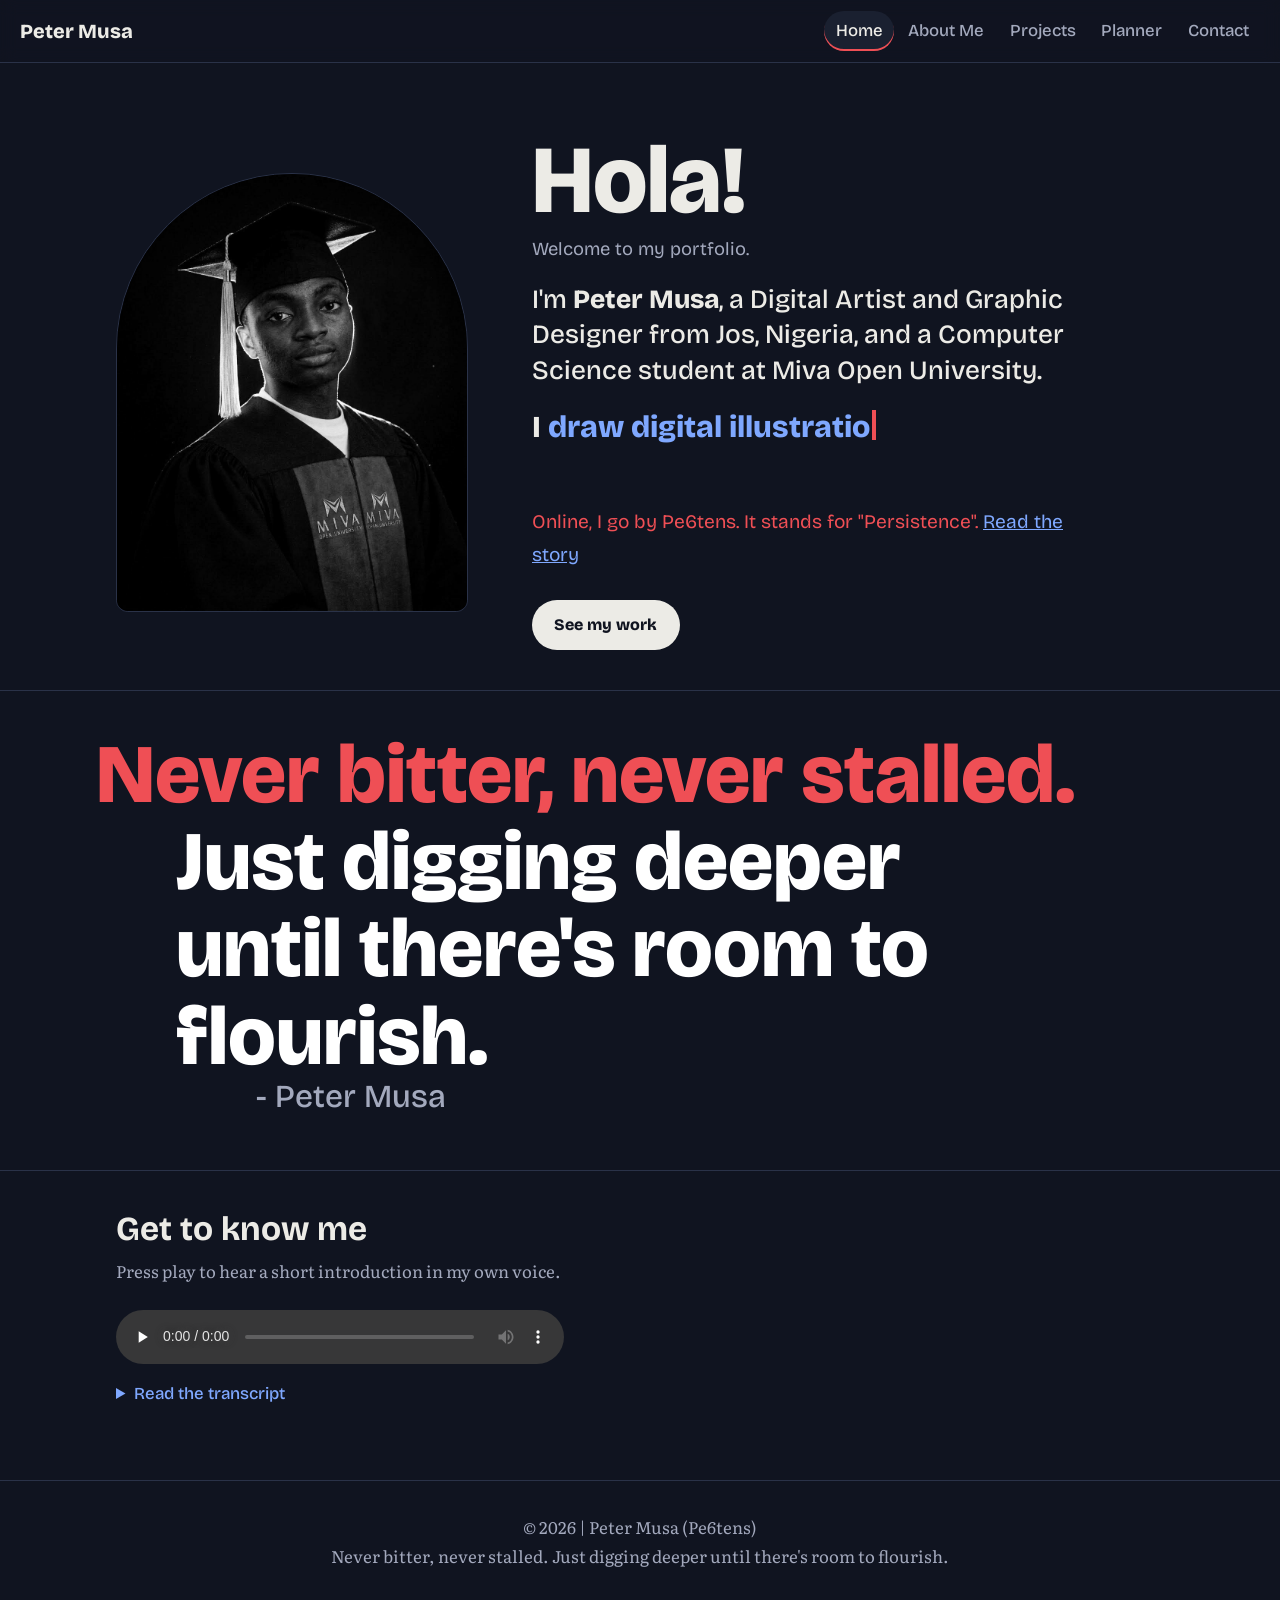
<file: index.html>
<!DOCTYPE html>
<html lang="en">
<head>
  <meta charset="UTF-8">
  <meta name="viewport" content="width=device-width, initial-scale=1">
  <title>Peter Musa (Pe6tens) | Portfolio</title>
  <meta name="description" content="Peter Musa, also known as Pe6tens. Digital artist, graphic designer and Computer Science student at Miva Open University.">
  <link rel="preconnect" href="https://fonts.googleapis.com">
  <link rel="preconnect" href="https://fonts.gstatic.com" crossorigin>
  <link href="https://fonts.googleapis.com/css2?family=Bricolage+Grotesque:opsz,wght@12..96,500;12..96,800&family=Literata:ital,wght@0,400;0,600;1,400&display=swap" rel="stylesheet">
  <link rel="stylesheet" href="style.css">
</head>
<body>

<a class="skip" href="#main">Skip to content</a>

<header class="top">
  <a class="brand" href="index.html">Peter Musa</a>
  <nav aria-label="Main">
    <a href="index.html" aria-current="page">Home</a>
    <a href="about.html">About Me</a>
    <a href="projects.html">Projects</a>
    <a href="planner.html">Planner</a>
    <a href="contact.html">Contact</a>
  </nav>
</header>

<main id="main">

<!-- ===================== HOME ===================== -->
  <section class="home">
    <img class="portrait" src="images/portrait.jpg" alt="Peter Musa in his Miva Open University graduation gown and cap" width="600" height="750">
    <div class="intro">
      <h1>Hola!</h1>
      <p class="welcome">Welcome to my portfolio.</p>
      <p class="who">I'm <strong>Peter Musa</strong>, a Digital Artist and Graphic Designer from Jos, Nigeria, and a Computer Science student at Miva Open University.</p>
      <p class="doing">
        <span class="sr">I draw digital illustrations, paint smudge portraits, craft vector vexel art, design logos and cover art, teach children, and learn to code.</span>
        <span aria-hidden="true">I <span id="doing">draw, design, teach and learn to code</span><span class="caret"></span></span>
      </p>
      <p class="aka">Online, I go by Pe6tens. It stands for "Persistence". <a class="story-link" href="about.html#name-story">Read the story</a></p>
      <a class="btn" href="projects.html">See my work</a>
    </div>
  </section>

  <div class="motto" aria-label="Never bitter, never stalled. Just digging deeper until there's room to flourish.">
    <span class="m1">Never bitter, never stalled.</span>
    <span class="m2">Just digging deeper</span>
    <span class="m2">until there's room to flourish.</span>
    <span class="m3"> - Peter Musa</span>
  </div>

  <section class="listen" aria-labelledby="listen-title">
    <h2 class="section-title" id="listen-title">Get to know me</h2>
    <p class="lead">Press play to hear a short introduction in my own voice.</p>
    <audio controls preload="none">
      <source src="audio/introduction.mp3" type="audio/mpeg">
      Your browser does not support audio playback. You can read the transcript below instead.
    </audio>
    <details class="transcript">
      <summary>Read the transcript</summary>
      <p>Hola! My name is Peter Musa, but online I go by Pe6tens, short for Persistence. I'm a digital artist and graphic designer from Jos, Nigeria, and I'm studying Computer Science at Miva Open University. I make illustrations, smudge portraits, vector vexel art, logos, cover art, animation and flyers. I've loved tech and creativity from a tender age, and I grew up playing video games and exploring tech with a curious mind. Now I'm learning to code, so I can build the things I used to only draw. Thanks for stopping by. Never bitter, never stalled, just digging deeper until there's room to flourish.</p>
    </details>
  </section>

</main>

<footer>
  <p>&copy; 2026 | Peter Musa (Pe6tens)</p>
  <p>Never bitter, never stalled. Just digging deeper until there's room to flourish.</p>
</footer>

<script src="script.js"></script>
</body>
</html>
</file>
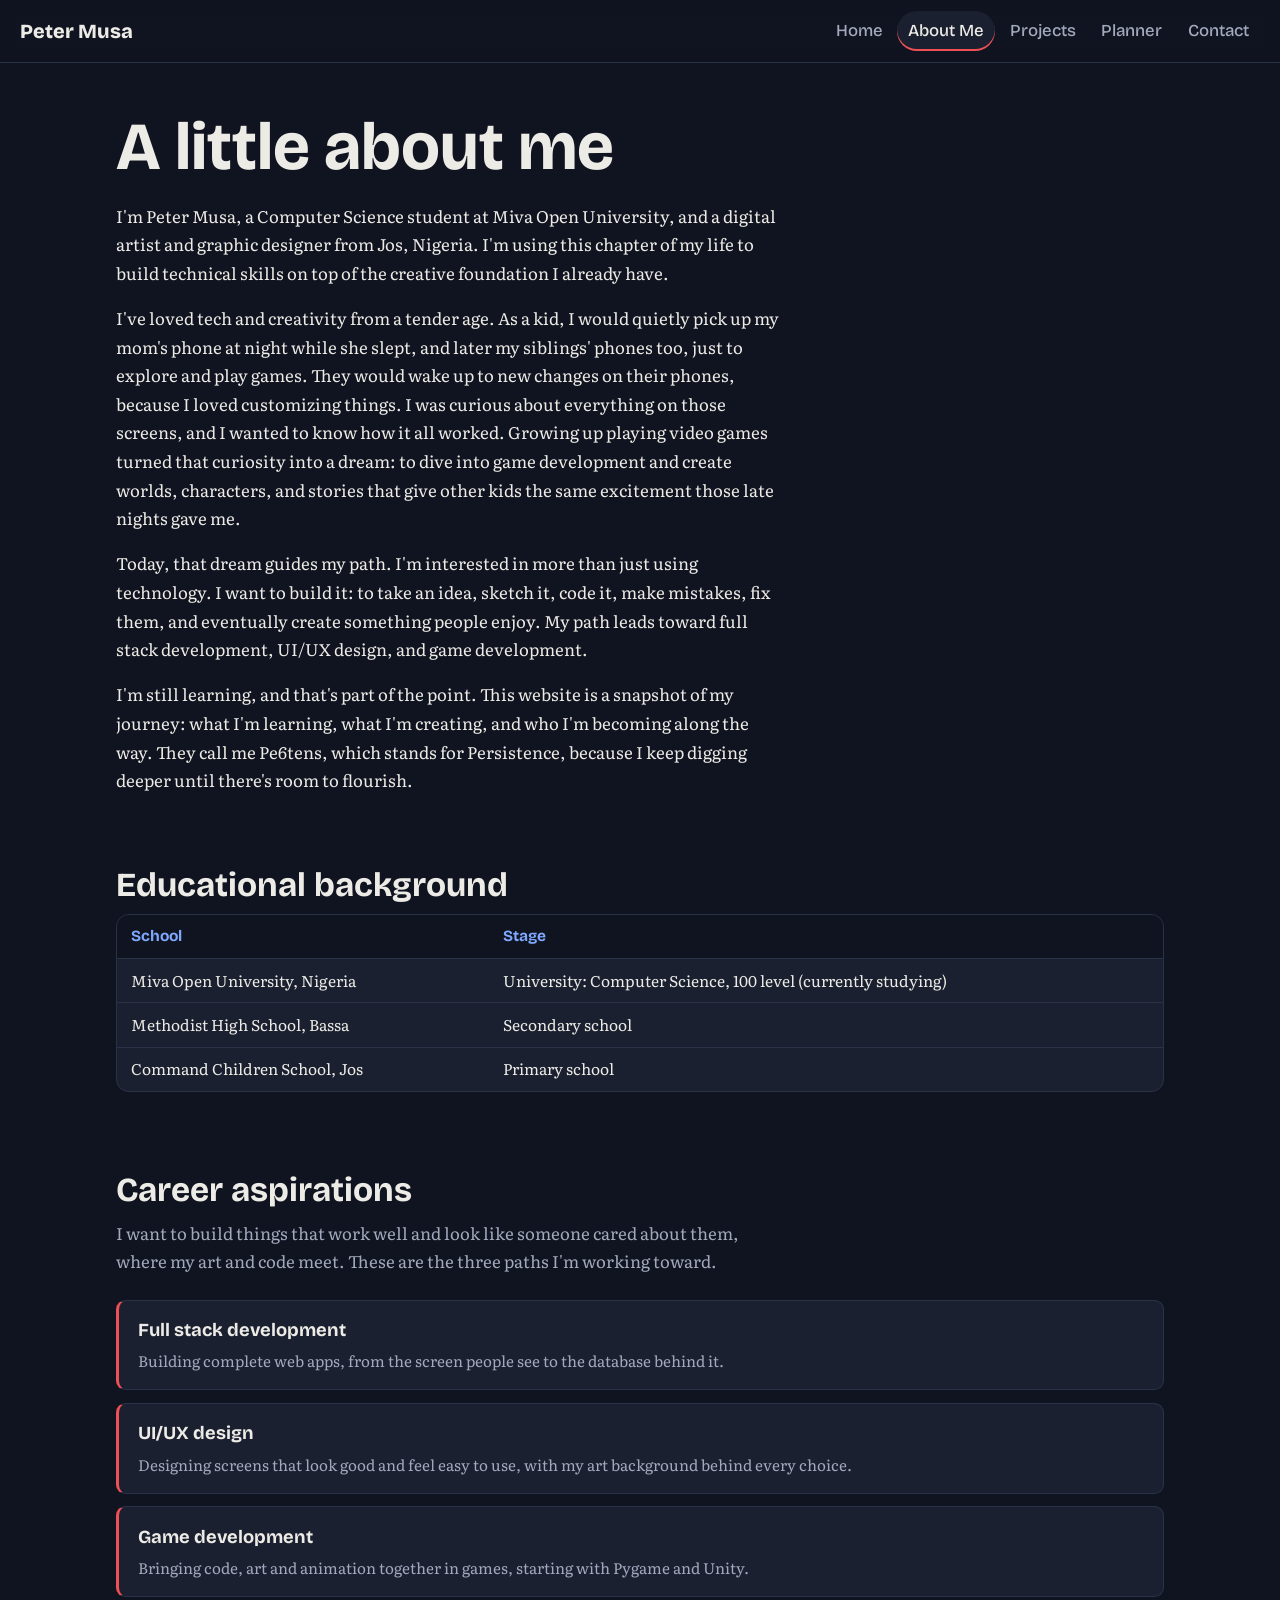
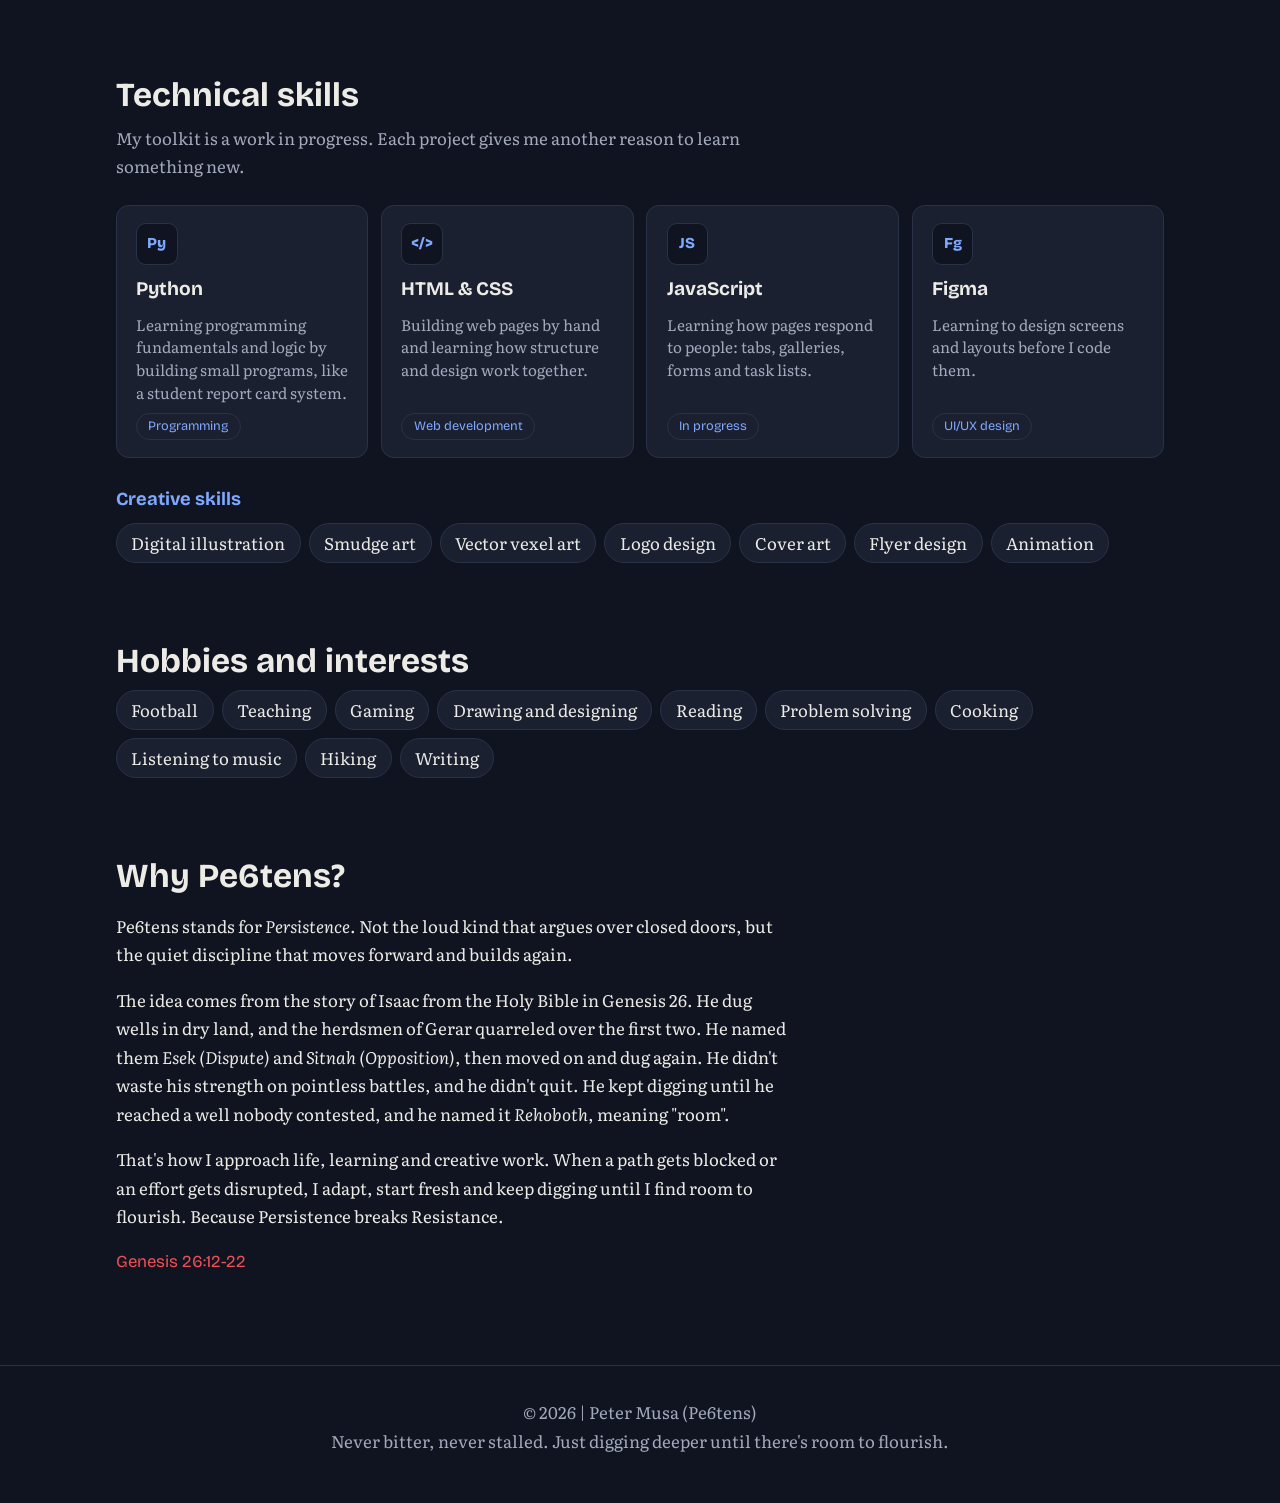
<file: about.html>
<!DOCTYPE html>
<html lang="en">
<head>
  <meta charset="UTF-8">
  <meta name="viewport" content="width=device-width, initial-scale=1">
  <title>About Me | Peter Musa (Pe6tens)</title>
  <meta name="description" content="Peter Musa, also known as Pe6tens. Digital artist, graphic designer and Computer Science student at Miva Open University.">
  <link rel="preconnect" href="https://fonts.googleapis.com">
  <link rel="preconnect" href="https://fonts.gstatic.com" crossorigin>
  <link href="https://fonts.googleapis.com/css2?family=Bricolage+Grotesque:opsz,wght@12..96,500;12..96,800&family=Literata:ital,wght@0,400;0,600;1,400&display=swap" rel="stylesheet">
  <link rel="stylesheet" href="style.css">
</head>
<body>

<a class="skip" href="#main">Skip to content</a>

<header class="top">
  <a class="brand" href="index.html">Peter Musa</a>
  <nav aria-label="Main">
    <a href="index.html">Home</a>
    <a href="about.html" aria-current="page">About Me</a>
    <a href="projects.html">Projects</a>
    <a href="planner.html">Planner</a>
    <a href="contact.html">Contact</a>
  </nav>
</header>

<main id="main">

<!-- ===================== ABOUT ME ===================== -->
  <section class="page-head" aria-labelledby="about-title">
    <h2 class="page-title" id="about-title">A little about me</h2>
    <p>I'm Peter Musa, a Computer Science student at Miva Open University, and a digital artist and graphic designer from Jos, Nigeria. I'm using this chapter of my life to build technical skills on top of the creative foundation I already have.</p>
    <p>I've loved tech and creativity from a tender age. As a kid, I would quietly pick up my mom's phone at night while she slept, and later my siblings' phones too, just to explore and play games. They would wake up to new changes on their phones, because I loved customizing things. I was curious about everything on those screens, and I wanted to know how it all worked. Growing up playing video games turned that curiosity into a dream: to dive into game development and create worlds, characters, and stories that give other kids the same excitement those late nights gave me.</p>
    <p>Today, that dream guides my path. I'm interested in more than just using technology. I want to build it: to take an idea, sketch it, code it, make mistakes, fix them, and eventually create something people enjoy. My path leads toward full stack development, UI/UX design, and game development.</p>
    <p>I'm still learning, and that's part of the point. This website is a snapshot of my journey: what I'm learning, what I'm creating, and who I'm becoming along the way. They call me Pe6tens, which stands for Persistence, because I keep digging deeper until there's room to flourish.</p>
  </section>

  <section aria-labelledby="education">
    <h3 class="section-title" id="education">Educational background</h3>
    <div class="table-wrap">
      <table>
        <caption class="sr">My educational background</caption>
        <thead>
          <tr><th scope="col">School</th><th scope="col">Stage</th></tr>
        </thead>
        <tbody>
          <tr><td>Miva Open University, Nigeria</td><td>University: Computer Science, 100 level (currently studying)</td></tr>
          <tr><td>Methodist High School, Bassa</td><td>Secondary school</td></tr>
          <tr><td>Command Children School, Jos</td><td>Primary school</td></tr>
        </tbody>
      </table>
    </div>
  </section>

  <section aria-labelledby="aspirations">
    <h3 class="section-title" id="aspirations">Career aspirations</h3>
    <p class="lead">I want to build things that work well and look like someone cared about them, where my art and code meet. These are the three paths I'm working toward.</p>
    <ul class="paths">
      <li><strong>Full stack development</strong><span>Building complete web apps, from the screen people see to the database behind it.</span></li>
      <li><strong>UI/UX design</strong><span>Designing screens that look good and feel easy to use, with my art background behind every choice.</span></li>
      <li><strong>Game development</strong><span>Bringing code, art and animation together in games, starting with Pygame and Unity.</span></li>
    </ul>
  </section>

  <section aria-labelledby="skills">
    <h3 class="section-title" id="skills">Technical skills</h3>
    <p class="lead">My toolkit is a work in progress. Each project gives me another reason to learn something new.</p>
    <div class="cards">
      <article class="card"><span class="chip" aria-hidden="true">Py</span><h4>Python</h4><p>Learning programming fundamentals and logic by building small programs, like a student report card system.</p><span class="tag">Programming</span></article>
      <article class="card"><span class="chip" aria-hidden="true">&lt;/&gt;</span><h4>HTML &amp; CSS</h4><p>Building web pages by hand and learning how structure and design work together.</p><span class="tag">Web development</span></article>
      <article class="card"><span class="chip" aria-hidden="true">JS</span><h4>JavaScript</h4><p>Learning how pages respond to people: tabs, galleries, forms and task lists.</p><span class="tag">In progress</span></article>
      <article class="card"><span class="chip" aria-hidden="true">Fg</span><h4>Figma</h4><p>Learning to design screens and layouts before I code them.</p><span class="tag">UI/UX design</span></article>
    </div>
    <h4 class="mini-title">Creative skills</h4>
    <ul class="loves">
      <li>Digital illustration</li><li>Smudge art</li><li>Vector vexel art</li><li>Logo design</li><li>Cover art</li><li>Flyer design</li><li>Animation</li>
    </ul>
  </section>

  <section aria-labelledby="interests">
    <h3 class="section-title" id="interests">Hobbies and interests</h3>
    <ul class="loves">
      <li>Football</li><li>Teaching</li><li>Gaming</li><li>Drawing and designing</li>
      <li>Reading</li><li>Problem solving</li><li>Cooking</li><li>Listening to music</li><li>Hiking</li><li>Writing</li>
    </ul>
  </section>

  <section id="name-story" class="name-story" aria-labelledby="why-pe6tens">
    <h3 class="section-title" id="why-pe6tens">Why Pe6tens?</h3>
    <p>Pe6tens stands for <em>Persistence</em>. Not the loud kind that argues over closed doors, but the quiet discipline that moves forward and builds again.</p>
    <p>The idea comes from the story of Isaac from the Holy Bible in Genesis 26. He dug wells in dry land, and the herdsmen of Gerar quarreled over the first two. He named them <em>Esek (Dispute)</em> and <em>Sitnah (Opposition)</em>, then moved on and dug again. He didn't waste his strength on pointless battles, and he didn't quit. He kept digging until he reached a well nobody contested, and he named it <em>Rehoboth</em>, meaning "room".</p>
    <p>That's how I approach life, learning and creative work. When a path gets blocked or an effort gets disrupted, I adapt, start fresh and keep digging until I find room to flourish. Because Persistence breaks Resistance.</p>
    <p class="verse">Genesis 26:12-22</p>
  </section>

</main>

<footer>
  <p>&copy; 2026 | Peter Musa (Pe6tens)</p>
  <p>Never bitter, never stalled. Just digging deeper until there's room to flourish.</p>
</footer>

<script src="script.js"></script>
</body>
</html>
</file>
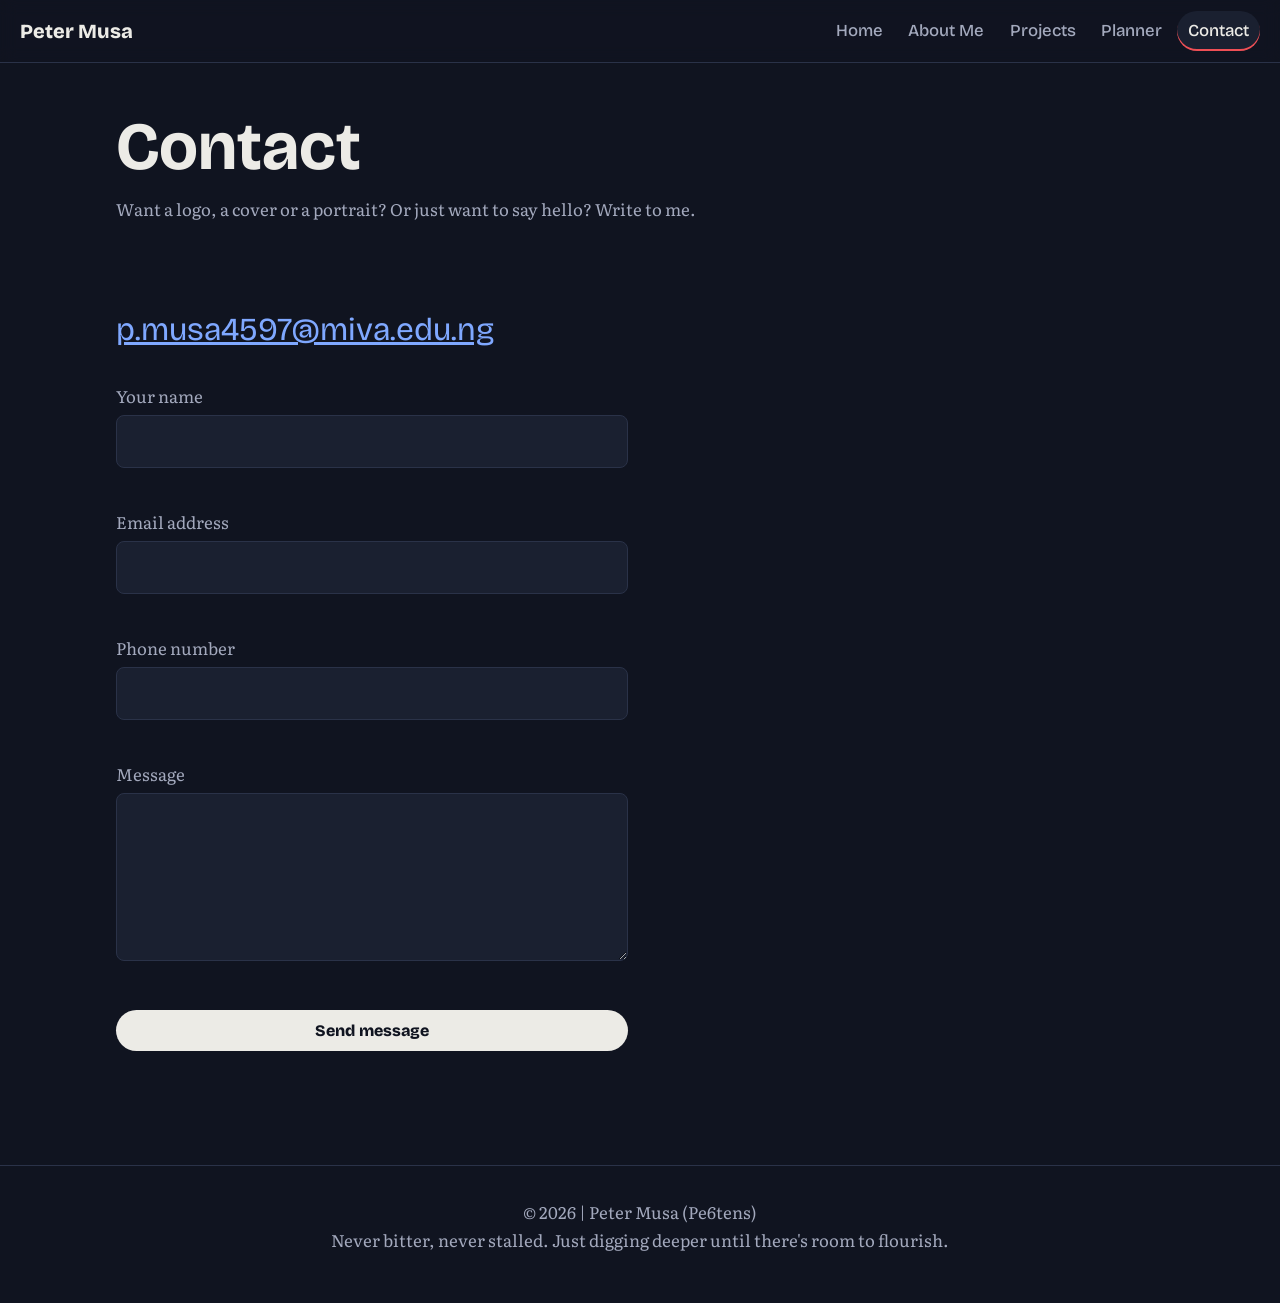
<file: contact.html>
<!DOCTYPE html>
<html lang="en">
<head>
  <meta charset="UTF-8">
  <meta name="viewport" content="width=device-width, initial-scale=1">
  <title>Contact | Peter Musa (Pe6tens)</title>
  <meta name="description" content="Peter Musa, also known as Pe6tens. Digital artist, graphic designer and Computer Science student at Miva Open University.">
  <link rel="preconnect" href="https://fonts.googleapis.com">
  <link rel="preconnect" href="https://fonts.gstatic.com" crossorigin>
  <link href="https://fonts.googleapis.com/css2?family=Bricolage+Grotesque:opsz,wght@12..96,500;12..96,800&family=Literata:ital,wght@0,400;0,600;1,400&display=swap" rel="stylesheet">
  <link rel="stylesheet" href="style.css">
</head>
<body>

<a class="skip" href="#main">Skip to content</a>

<header class="top">
  <a class="brand" href="index.html">Peter Musa</a>
  <nav aria-label="Main">
    <a href="index.html">Home</a>
    <a href="about.html">About Me</a>
    <a href="projects.html">Projects</a>
    <a href="planner.html">Planner</a>
    <a href="contact.html" aria-current="page">Contact</a>
  </nav>
</header>

<main id="main">

<!-- ===================== CONTACT ===================== -->
  <section class="page-head" aria-labelledby="contact-title">
    <h2 class="page-title" id="contact-title">Contact</h2>
    <p class="lead">Want a logo, a cover or a portrait? Or just want to say hello? Write to me.</p>
  </section>

  <section aria-labelledby="form-title">
    <h3 class="sr" id="form-title">Contact form</h3>
    <p class="mail"><a href="mailto:p.musa4597@miva.edu.ng">p.musa4597@miva.edu.ng</a></p>
    <form id="contactForm" novalidate>
      <label for="name">Your name
        <input id="name" name="name" autocomplete="name" aria-describedby="nameError">
        <span class="err" id="nameError" role="alert"></span>
      </label>
      <label for="email">Email address
        <input id="email" name="email" type="email" autocomplete="email" aria-describedby="emailError">
        <span class="err" id="emailError" role="alert"></span>
      </label>
      <label for="phone">Phone number
        <input id="phone" name="phone" type="tel" inputmode="numeric" autocomplete="tel" aria-describedby="phoneError">
        <span class="err" id="phoneError" role="alert"></span>
      </label>
      <label for="message">Message
        <textarea id="message" name="message" rows="5" aria-describedby="messageError"></textarea>
        <span class="err" id="messageError" role="alert"></span>
      </label>
      <button class="btn" type="submit">Send message</button>
      <p class="form-status" id="formStatus" role="status"></p>
    </form>

</main>

<footer>
  <p>&copy; 2026 | Peter Musa (Pe6tens)</p>
  <p>Never bitter, never stalled. Just digging deeper until there's room to flourish.</p>
</footer>

<script src="script.js"></script>
</body>
</html>
</file>
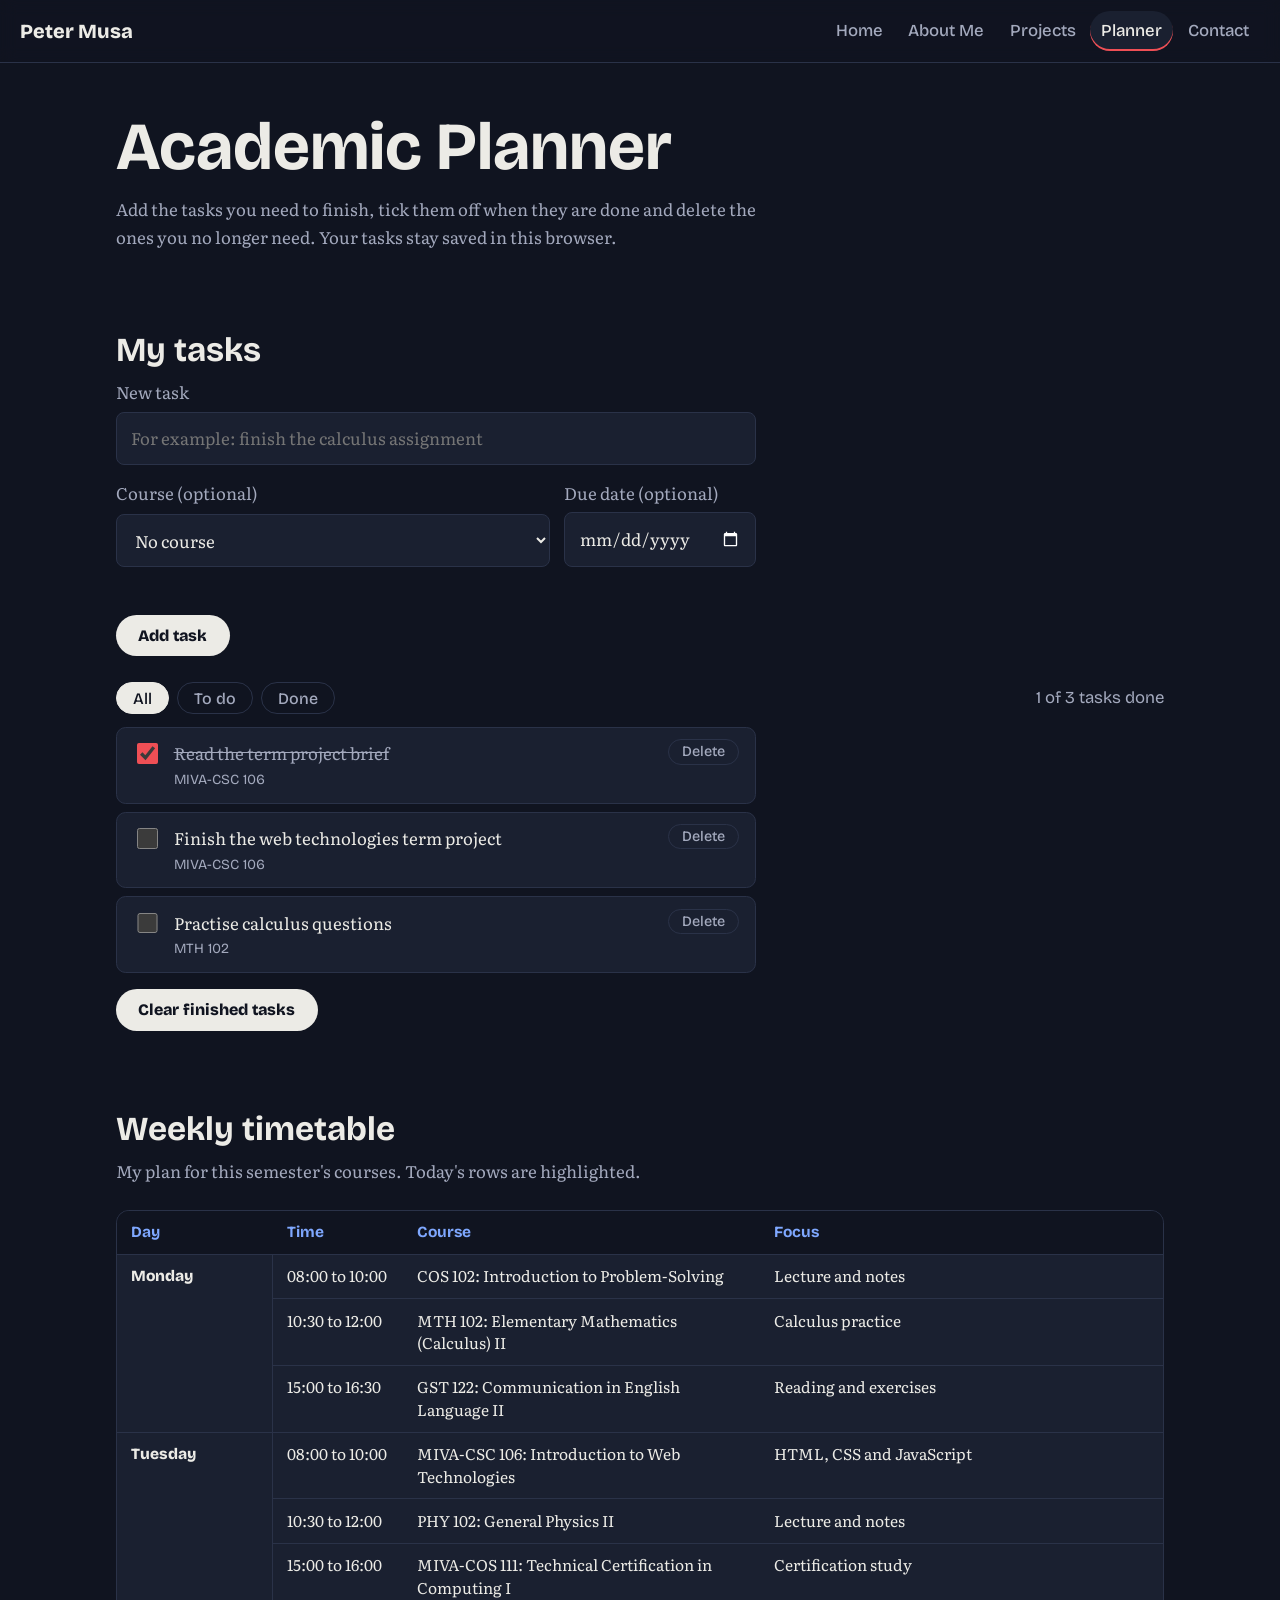
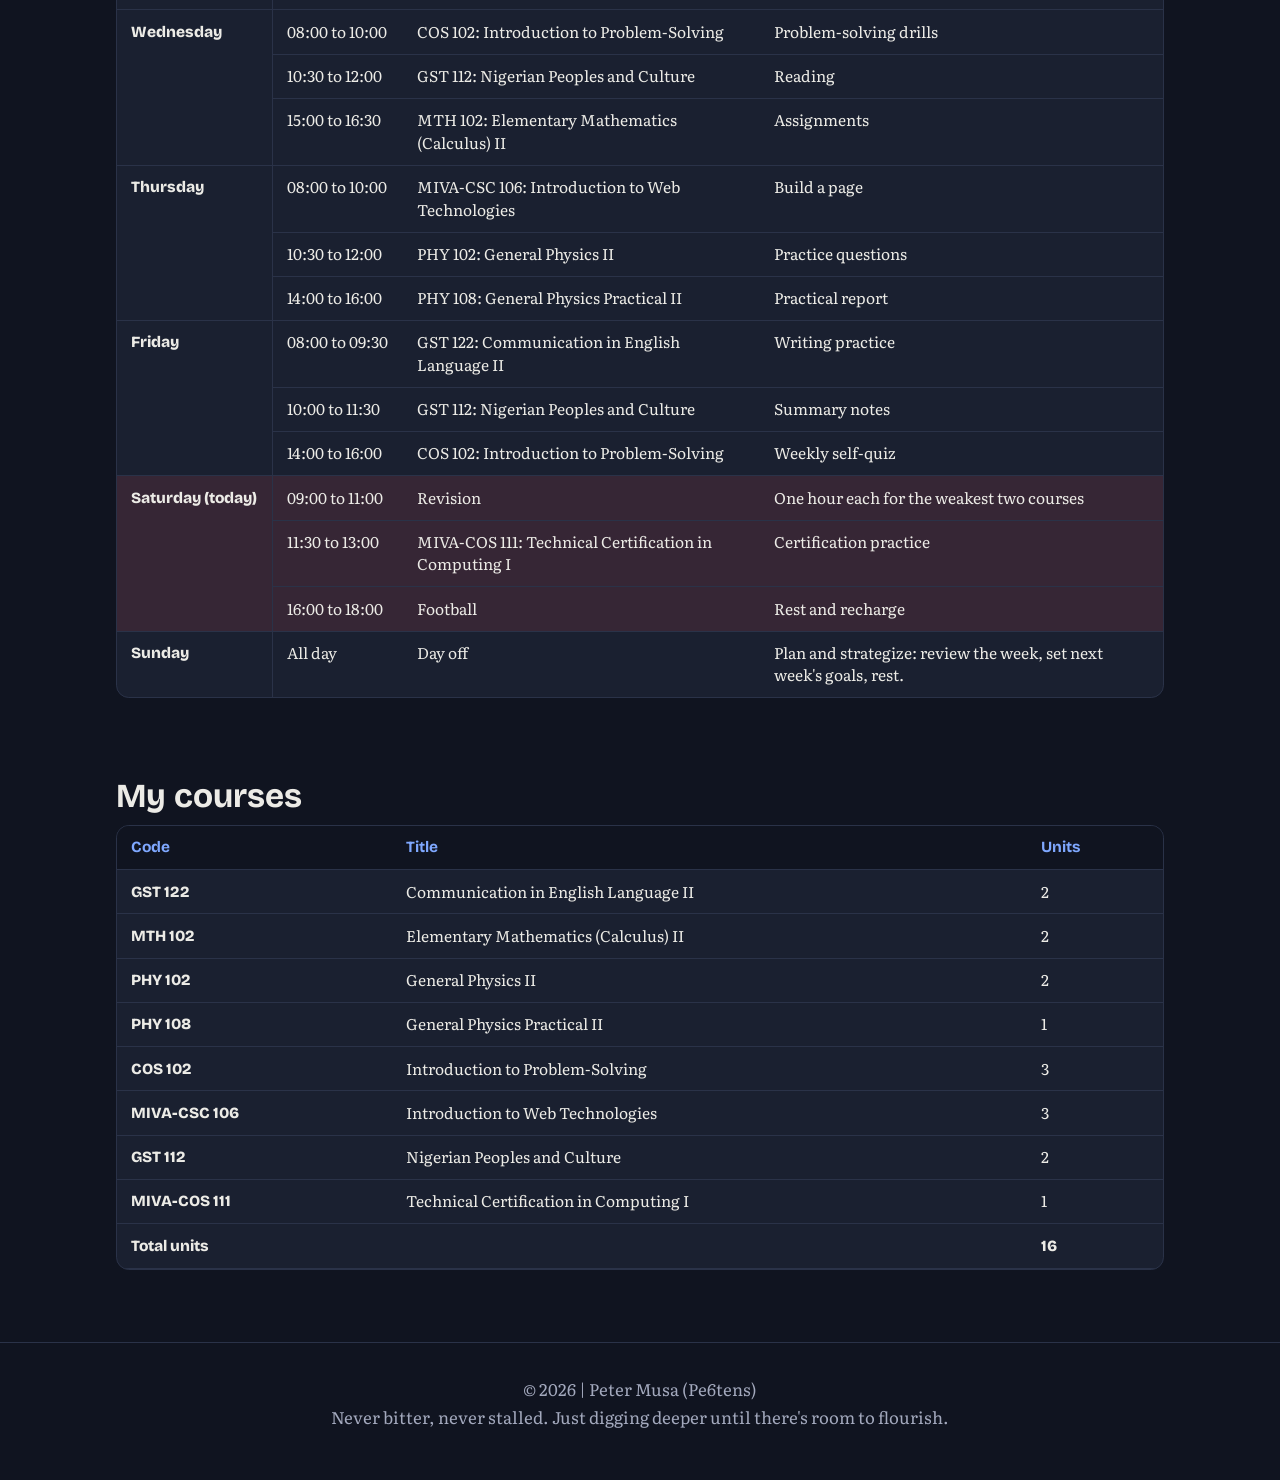
<file: planner.html>
<!DOCTYPE html>
<html lang="en">
<head>
  <meta charset="UTF-8">
  <meta name="viewport" content="width=device-width, initial-scale=1">
  <title>Academic Planner | Peter Musa (Pe6tens)</title>
  <meta name="description" content="Peter Musa, also known as Pe6tens. Digital artist, graphic designer and Computer Science student at Miva Open University.">
  <link rel="preconnect" href="https://fonts.googleapis.com">
  <link rel="preconnect" href="https://fonts.gstatic.com" crossorigin>
  <link href="https://fonts.googleapis.com/css2?family=Bricolage+Grotesque:opsz,wght@12..96,500;12..96,800&family=Literata:ital,wght@0,400;0,600;1,400&display=swap" rel="stylesheet">
  <link rel="stylesheet" href="style.css">
</head>
<body>

<a class="skip" href="#main">Skip to content</a>

<header class="top">
  <a class="brand" href="index.html">Peter Musa</a>
  <nav aria-label="Main">
    <a href="index.html">Home</a>
    <a href="about.html">About Me</a>
    <a href="projects.html">Projects</a>
    <a href="planner.html" aria-current="page">Planner</a>
    <a href="contact.html">Contact</a>
  </nav>
</header>

<main id="main">

<!-- ===================== ACADEMIC PLANNER ===================== -->
  <section class="page-head" aria-labelledby="planner-title">
    <h2 class="page-title" id="planner-title">Academic Planner</h2>
    <p class="lead">Add the tasks you need to finish, tick them off when they are done and delete the ones you no longer need. Your tasks stay saved in this browser.</p>
  </section>

  <section aria-labelledby="tasks-title">
    <h3 class="section-title" id="tasks-title">My tasks</h3>
    <form id="taskForm" class="task-form" novalidate>
      <label for="taskText">New task
        <input id="taskText" name="task" maxlength="120" autocomplete="off" aria-describedby="taskError" placeholder="For example: finish the calculus assignment">
      </label>
      <div class="task-row">
        <label for="taskCourse">Course (optional)
          <select id="taskCourse" name="course"><option value="">No course</option></select>
        </label>
        <label for="taskDue">Due date (optional)
          <input id="taskDue" name="due" type="date">
        </label>
      </div>
      <p class="err" id="taskError" role="alert"></p>
      <button class="btn" type="submit">Add task</button>
    </form>

    <div class="filters" role="group" aria-label="Show tasks">
      <button type="button" data-filter="all" aria-pressed="true">All</button>
      <button type="button" data-filter="todo" aria-pressed="false">To do</button>
      <button type="button" data-filter="done" aria-pressed="false">Done</button>
      <p class="count" id="taskCount" aria-live="polite"></p>
    </div>
    <ul class="tasks" id="taskList"></ul>
    <p class="empty" id="taskEmpty" hidden></p>
    <button class="btn" type="button" id="clearDone" disabled>Clear finished tasks</button>
  </section>

  <section aria-labelledby="timetable-title">
    <h3 class="section-title" id="timetable-title">Weekly timetable</h3>
    <p class="lead">My plan for this semester's courses. Today's rows are highlighted.</p>
    <div class="table-wrap">
      <table class="timetable">
        <caption class="sr">Weekly study timetable</caption>
        <thead>
          <tr><th scope="col">Day</th><th scope="col">Time</th><th scope="col">Course</th><th scope="col">Focus</th></tr>
        </thead>
        <tbody id="timetableBody"></tbody>
      </table>
    </div>
  </section>

  <section aria-labelledby="courses-title">
    <h3 class="section-title" id="courses-title">My courses</h3>
    <div class="table-wrap">
      <table>
        <caption class="sr">Courses this semester</caption>
        <thead>
          <tr><th scope="col">Code</th><th scope="col">Title</th><th scope="col">Units</th></tr>
        </thead>
        <tbody id="courseBody"></tbody>
        <tfoot>
          <tr><th scope="row" colspan="2">Total units</th><td id="totalUnits"></td></tr>
        </tfoot>
      </table>
    </div>
  </section>

</main>

<footer>
  <p>&copy; 2026 | Peter Musa (Pe6tens)</p>
  <p>Never bitter, never stalled. Just digging deeper until there's room to flourish.</p>
</footer>

<script src="script.js"></script>
</body>
</html>
</file>
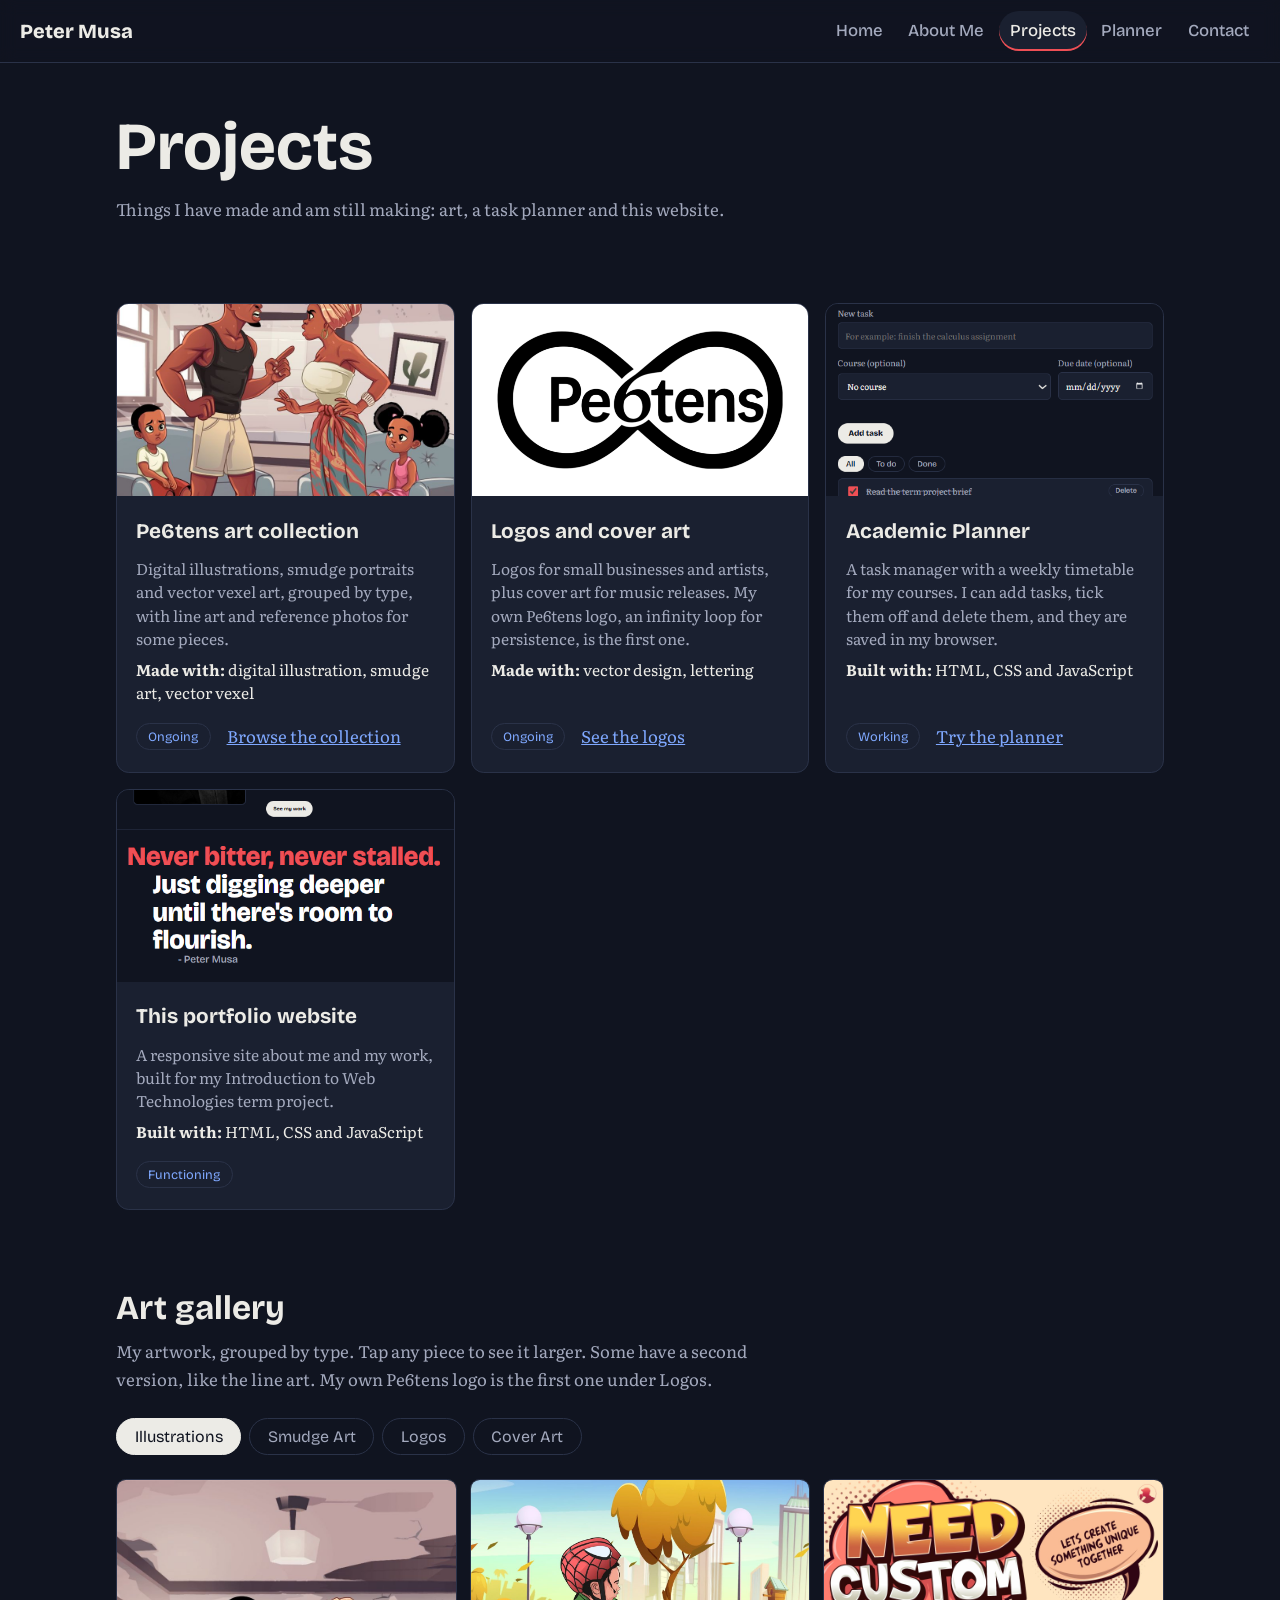
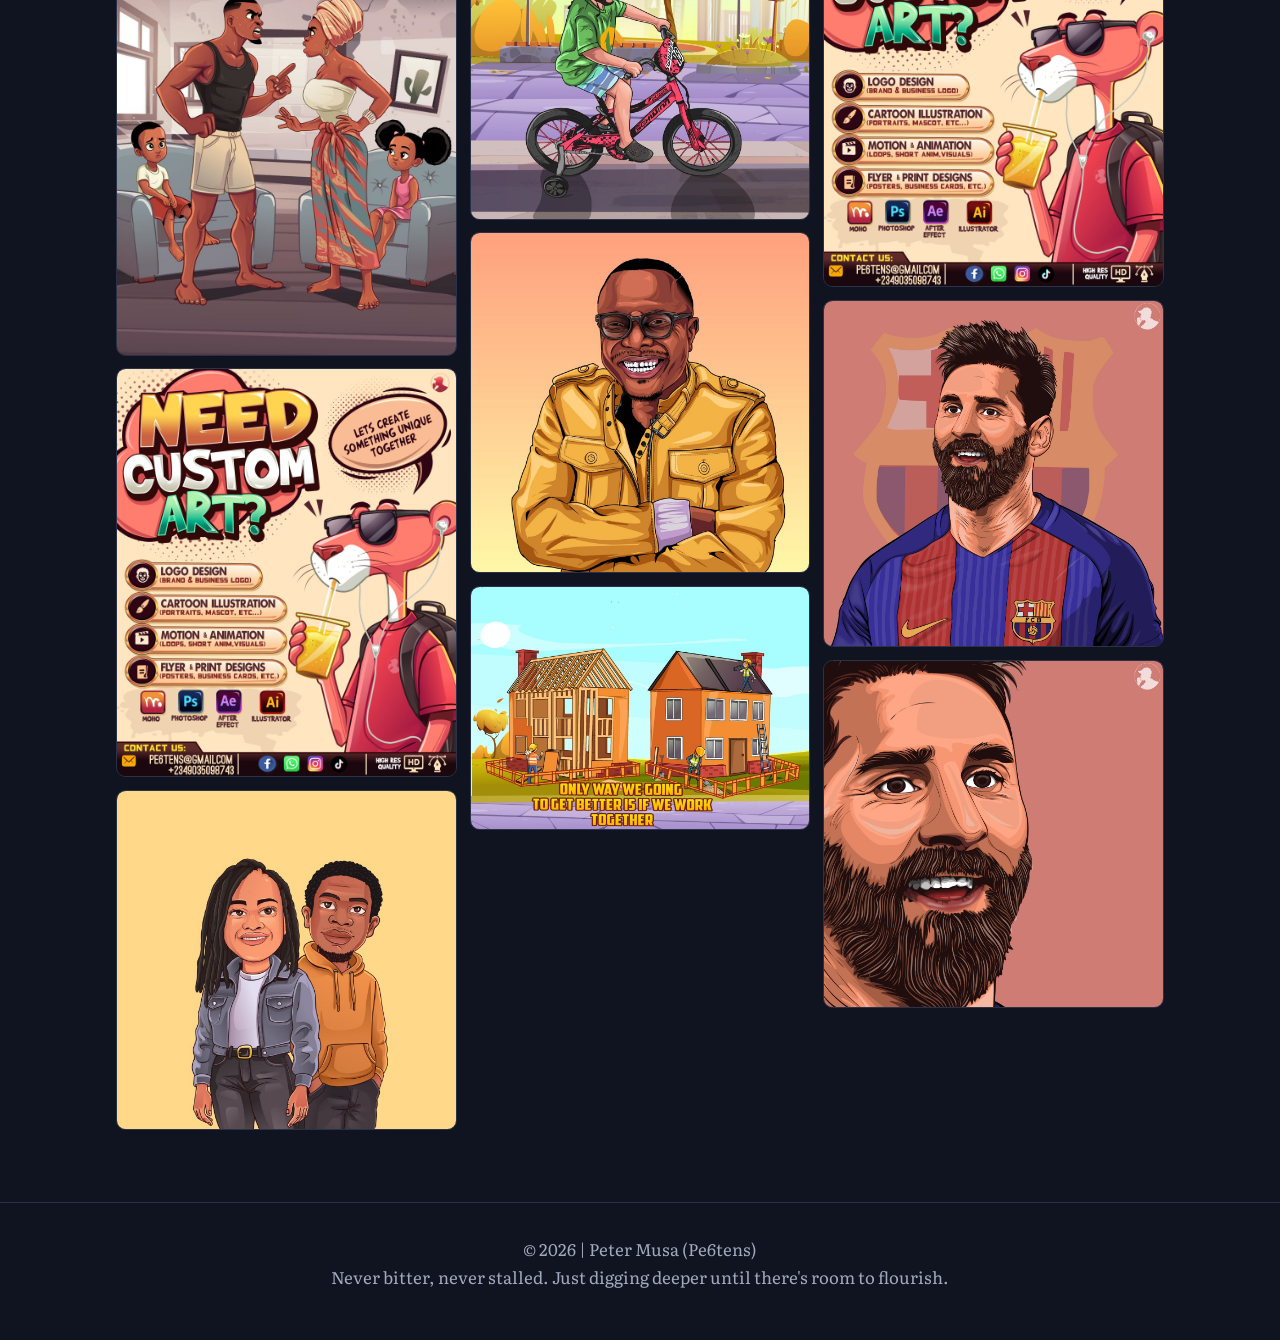
<file: projects.html>
<!DOCTYPE html>
<html lang="en">
<head>
  <meta charset="UTF-8">
  <meta name="viewport" content="width=device-width, initial-scale=1">
  <title>Projects | Peter Musa (Pe6tens)</title>
  <meta name="description" content="Peter Musa, also known as Pe6tens. Digital artist, graphic designer and Computer Science student at Miva Open University.">
  <link rel="preconnect" href="https://fonts.googleapis.com">
  <link rel="preconnect" href="https://fonts.gstatic.com" crossorigin>
  <link href="https://fonts.googleapis.com/css2?family=Bricolage+Grotesque:opsz,wght@12..96,500;12..96,800&family=Literata:ital,wght@0,400;0,600;1,400&display=swap" rel="stylesheet">
  <link rel="stylesheet" href="style.css">
</head>
<body>

<a class="skip" href="#main">Skip to content</a>

<header class="top">
  <a class="brand" href="index.html">Peter Musa</a>
  <nav aria-label="Main">
    <a href="index.html">Home</a>
    <a href="about.html">About Me</a>
    <a href="projects.html" aria-current="page">Projects</a>
    <a href="planner.html">Planner</a>
    <a href="contact.html">Contact</a>
  </nav>
</header>

<main id="main">

<!-- ===================== PROJECTS ===================== -->
  <section class="page-head" aria-labelledby="projects-title">
    <h2 class="page-title" id="projects-title">Projects</h2>
    <p class="lead">Things I have made and am still making: art, a task planner and this website.</p>
  </section>

  <section aria-labelledby="project-list-title">
    <h3 class="sr" id="project-list-title">My projects</h3>
    <div class="project-list">

      <article class="project-card">
        <img src="images/illustrations/family.jpg" alt="Digital illustration of a family in a living room" loading="lazy">
        <div class="project-body">
          <h4>Pe6tens art collection</h4>
          <p>Digital illustrations, smudge portraits and vector vexel art, grouped by type, with line art and reference photos for some pieces.</p>
          <p class="tech"><strong>Made with:</strong> digital illustration, smudge art, vector vexel</p>
          <div class="project-foot">
            <span class="tag">Ongoing</span>
            <a href="#gallery-section" data-tab="Illustrations">Browse the collection</a>
          </div>
        </div>
      </article>

      <article class="project-card">
        <img class="contain" src="images/logos/pe6tens.png" alt="The Pe6tens logo: the name inside an infinity loop" loading="lazy">
        <div class="project-body">
          <h4>Logos and cover art</h4>
          <p>Logos for small businesses and artists, plus cover art for music releases. My own Pe6tens logo, an infinity loop for persistence, is the first one.</p>
          <p class="tech"><strong>Made with:</strong> vector design, lettering</p>
          <div class="project-foot">
            <span class="tag">Ongoing</span>
            <a href="#gallery-section" data-tab="Logos">See the logos</a>
          </div>
        </div>
      </article>

      <article class="project-card">
        <img src="images/projects/planner.png" alt="Screenshot of my Academic Planner" loading="lazy">
        <div class="project-body">
          <h4>Academic Planner</h4>
          <p>A task manager with a weekly timetable for my courses. I can add tasks, tick them off and delete them, and they are saved in my browser.</p>
          <p class="tech"><strong>Built with:</strong> HTML, CSS and JavaScript</p>
          <div class="project-foot">
            <span class="tag">Working</span>
            <a href="planner.html">Try the planner</a>
          </div>
        </div>
      </article>

      <article class="project-card">
        <img src="images/projects/portfolio.png" alt="Screenshot of the home page of this portfolio website" loading="lazy">
        <div class="project-body">
          <h4>This portfolio website</h4>
          <p>A responsive site about me and my work, built for my Introduction to Web Technologies term project.</p>
          <p class="tech"><strong>Built with:</strong> HTML, CSS and JavaScript</p>
          <div class="project-foot">
            <span class="tag">Functioning</span>
          </div>
        </div>
      </article>

    </div>
  </section>

  <section id="gallery-section" aria-labelledby="gallery-title">
    <h3 class="section-title" id="gallery-title">Art gallery</h3>
    <p class="lead">My artwork, grouped by type. Tap any piece to see it larger. Some have a second version, like the line art. My own Pe6tens logo is the first one under Logos.</p>
    <div class="tabs" id="tabs" role="tablist" aria-label="Artwork type"></div>
    <div class="gallery" id="gallery"></div>
  </section>

</main>

<footer>
  <p>&copy; 2026 | Peter Musa (Pe6tens)</p>
  <p>Never bitter, never stalled. Just digging deeper until there's room to flourish.</p>
</footer>

<!-- Lightbox for the art gallery -->
<div class="lightbox" id="lightbox" role="dialog" aria-modal="true" aria-label="Artwork viewer" hidden>
  <button class="lb-close" id="lbClose" aria-label="Close">Close</button>
  <button class="lb-nav prev" id="lbPrev" aria-label="Previous">&lsaquo;</button>
  <figure>
    <img id="lbImg" alt="">
    <figcaption><span id="lbTitle"></span> <button id="lbAlt" class="btn small" hidden></button></figcaption>
  </figure>
  <button class="lb-nav next" id="lbNext" aria-label="Next">&rsaquo;</button>
</div>

<script src="script.js"></script>
</body>
</html>
</file>
<file: style.css>
/* Colours and fonts live here, change them once and the whole site follows */
:root {
  --bg: #101420;
  --surface: #1a2030;
  --line: #2a3248;
  --text: #ecebe6;
  --muted: #a3a9bd;
  --red: #ef4f55;      /* Miva red, used for the motto and active states */
  --blue: #7fa8ff;
  --display: "Bricolage Grotesque", "Segoe UI", system-ui, sans-serif;
  --body: "Literata", Georgia, serif;
  color-scheme: dark;
}

* { box-sizing: border-box; }
html { scroll-behavior: smooth; scroll-padding-top: 6rem; }
body {
  margin: 0; background: var(--bg); color: var(--text);
  font: 1.05rem/1.7 var(--body);
}
img { max-width: 100%; display: block; }
a { color: var(--blue); }
:focus-visible { outline: 3px solid var(--blue); outline-offset: 3px; }

h1, h2, h3, h4, .brand, nav a, .btn, .tabs button { font-family: var(--display); }
h1 { line-height: .95; margin: 0 0 .5rem; font-weight: 800; }
h2 { font-size: clamp(1.6rem, 4.5vw, 2.1rem); margin: 0 0 .6rem; line-height: 1.1; }
h3 { font-size: 1.15rem; margin: 1.6rem 0 .3rem; color: var(--blue); }
section { max-width: 68rem; margin: 0 auto; padding: 2.5rem 1.25rem; }
.lead { color: var(--muted); max-width: 40rem; margin: 0 0 1.5rem; }
.sr { position: absolute; width: 1px; height: 1px; overflow: hidden; clip: rect(0 0 0 0); white-space: nowrap; }
.skip { position: absolute; left: -999px; top: .5rem; background: var(--text); color: var(--bg); padding: .5rem 1rem; border-radius: 99px; z-index: 60; font-family: var(--display); font-weight: 800; }
.skip:focus { left: .5rem; }

/* Top bar */
.top {
  position: sticky; top: 0; z-index: 10; display: flex; flex-wrap: wrap; justify-content: space-between;
  align-items: center; gap: .3rem 1rem; padding: .7rem 1.25rem;
  background: rgba(16, 20, 32, .94); backdrop-filter: blur(8px); border-bottom: 1px solid var(--line);
}
.brand { font-weight: 800; font-size: 1.25rem; color: var(--text); text-decoration: none; }
nav { display: flex; flex-wrap: wrap; gap: .2rem; }
nav a { color: var(--muted); text-decoration: none; padding: .35rem .7rem; border-radius: 99px; font-weight: 500; }
nav a:hover, nav a:focus-visible { color: var(--text); background: var(--surface); }
nav a[aria-current="page"] { color: var(--text); background: var(--surface); box-shadow: inset 0 -2px 0 var(--red); }

/* Section titles */
.section-title { font-family: var(--display); font-size: clamp(1.6rem, 4.5vw, 2.1rem); line-height: 1.1; margin: 0 0 .6rem; color: var(--text); }
.mini-title { font-size: 1.15rem; margin: 1.6rem 0 .3rem; color: var(--blue); }
.page-head p { max-width: 42rem; }
.page-head.area-start { border-top: 1px solid var(--line); margin-top: 2rem; }

/* Inner page titles */
.page-head { padding-top: 3rem; padding-bottom: 1rem; }
.page-title { font-size: clamp(2.4rem, 9vw, 4.2rem); }

/* Home */
.home { display: grid; gap: 2.5rem; align-items: center; padding-top: 3rem; }
.portrait {
  width: min(100%, 22rem); height: auto; margin: 0 auto;
  border-radius: 12rem 12rem .8rem .8rem;      /* arch shape */
  border: 1px solid var(--line);
}
.home h1 { font-size: clamp(3rem, 11vw, 6rem); }
.welcome { color: var(--muted); font-family: var(--display); font-size: 1.15rem; margin: 0 0 1rem; }
.who { font-family: var(--display); font-weight: 500; font-size: clamp(1.2rem, 3.6vw, 1.65rem); line-height: 1.35; max-width: 34rem; margin: 0 0 1.2rem; }
.who strong { font-weight: 800; }
.intro p { max-width: 36rem; }
.aka { color: var(--red); font-family: var(--display); font-size: 1.2rem; margin: 1.2rem 0; }
.btn {
  display: inline-block; margin-top: .6rem; padding: .7rem 1.4rem; border: 0; border-radius: 99px;
  background: var(--text); color: var(--bg); font-weight: 800; font-size: 1rem; text-decoration: none; cursor: pointer;
}
.btn:hover { background: var(--blue); }
.btn:disabled { opacity: .45; cursor: not-allowed; }
.btn:disabled:hover { background: var(--text); }
.btn.small { padding: .3rem .9rem; font-size: .9rem; margin: 0 0 0 .6rem; }

/* The typing line */
.doing { font-family: var(--display); font-weight: 800; font-size: clamp(1.3rem, 4.2vw, 1.9rem); line-height: 1.25; min-height: 2.6em; margin: 0 0 1rem; }
.doing > span[aria-hidden] { color: var(--text); }
.doing #doing { color: var(--blue); }
.caret { display: inline-block; width: .12em; height: 1em; margin-left: .08em; vertical-align: -.12em; background: var(--red); animation: blink 1s steps(1) infinite; }
@keyframes blink { 50% { opacity: 0; } }

/* Motto: three lines that step down and right, like digging deeper */
.motto {
  font-family: var(--display); font-weight: 800; color: var(--red); line-height: 1.05;
  padding: 2.5rem 1.25rem 3.5rem; border-block: 1px solid var(--line); overflow: hidden;
}
.motto span { display: block; max-width: 68rem; margin: 0 auto; }
.m1 { font-size: clamp(2rem, 8.5vw, 5.2rem); }
.m2 { font-size: clamp(2rem, 8.5vw, 5.2rem); padding-left: clamp(1rem, 7vw, 5rem); color: #ffffff; }
.m3 { font-size: clamp(1.1rem, 3.6vw, 2rem); font-weight: 500; color: var(--muted); padding-left: clamp(2rem, 14vw, 10rem); margin-top: .6rem; }

/* Audio introduction */
audio { width: 100%; max-width: 28rem; display: block; margin-bottom: 1rem; }
.transcript { max-width: 40rem; color: var(--muted); }
.transcript summary { cursor: pointer; color: var(--blue); font-family: var(--display); font-weight: 500; }
.transcript p { margin: .6rem 0 0; }

/* Tables */
.table-wrap { overflow-x: auto; border: 1px solid var(--line); border-radius: .8rem; background: var(--surface); }
table { width: 100%; border-collapse: collapse; font-size: .97rem; line-height: 1.45; }
th, td { text-align: left; padding: .65rem .9rem; border-bottom: 1px solid var(--line); vertical-align: top; }
thead th { font-family: var(--display); color: var(--blue); background: var(--bg); white-space: nowrap; }
tbody th { font-family: var(--display); font-weight: 800; white-space: nowrap; }
tbody tr:last-child > * , tfoot > * { border-bottom: 0; }
tfoot th, tfoot td { font-family: var(--display); font-weight: 800; border-top: 1px solid var(--line); }
.timetable { min-width: 38rem; }
.timetable .time { white-space: nowrap; }
.timetable tbody th { border-right: 1px solid var(--line); }
.timetable tr.today > * { background: rgba(239, 79, 85, .13); }

/* About */
.loves { list-style: none; padding: 0; margin: .5rem 0 0; display: flex; flex-wrap: wrap; gap: .5rem; }
.loves li { background: var(--surface); border: 1px solid var(--line); padding: .3rem .9rem; border-radius: 99px; }
.cards { display: grid; gap: .8rem; grid-template-columns: repeat(auto-fit, minmax(14rem, 1fr)); margin-top: 1rem; }
.card { background: var(--surface); border: 1px solid var(--line); border-radius: .8rem; padding: 1.1rem 1.2rem; display: flex; flex-direction: column; align-items: flex-start; gap: .5rem; }
.card h4 { font-size: 1.2rem; margin: 0; color: var(--text); }
.card p { margin: 0; color: var(--muted); font-size: .95rem; line-height: 1.5; flex: 1; }
.chip { font-family: var(--display); font-weight: 800; font-size: .95rem; min-width: 2.6rem; height: 2.6rem; padding: 0 .5rem; display: grid; place-items: center; border-radius: .6rem; background: var(--bg); border: 1px solid var(--line); color: var(--blue); }
.tag { font-size: .8rem; font-family: var(--display); color: var(--blue); border: 1px solid var(--line); border-radius: 99px; padding: .1rem .7rem; }
.paths { list-style: none; padding: 0; margin: 1rem 0 0; display: grid; gap: .8rem; }
.paths li { background: var(--surface); border: 1px solid var(--line); border-left: 3px solid var(--red); border-radius: .6rem; padding: .9rem 1.2rem; }
.paths strong { display: block; font-family: var(--display); font-size: 1.15rem; }
.paths span { color: var(--muted); font-size: .95rem; line-height: 1.5; }
.name-story p { max-width: 42rem; }
.name-story .verse { font-family: var(--display); color: var(--red); }

/* Projects */
.project-list { display: grid; gap: 1rem; grid-template-columns: repeat(auto-fit, minmax(17rem, 1fr)); }
.project-card { background: var(--surface); border: 1px solid var(--line); border-radius: .8rem; overflow: hidden; display: flex; flex-direction: column; }
.project-card img, .shot-missing { width: 100%; height: 12rem; object-fit: cover; background: var(--bg); }
.project-card img.contain { object-fit: contain; background: #ffffff; padding: 1rem; }
.shot-missing { display: grid; place-items: center; color: var(--muted); font-family: var(--display); border-bottom: 1px dashed var(--line); }
.project-body { padding: 1.1rem 1.2rem 1.3rem; display: flex; flex-direction: column; gap: .5rem; flex: 1; }
.project-body h4 { margin: 0; font-size: 1.3rem; color: var(--text); }
.project-body p { margin: 0; color: var(--muted); font-size: .97rem; line-height: 1.5; }
.project-body .tech { color: var(--text); }
.project-foot { display: flex; flex-wrap: wrap; align-items: center; gap: .6rem 1rem; margin-top: auto; padding-top: .6rem; }
.tabs { display: flex; flex-wrap: wrap; gap: .5rem; margin-bottom: 1.5rem; }
.tabs button {
  background: transparent; color: var(--muted); border: 1px solid var(--line);
  padding: .5rem 1.1rem; border-radius: 99px; font-size: 1rem; cursor: pointer;
}
.tabs button[aria-selected="true"] { background: var(--text); color: var(--bg); border-color: var(--text); }
.gallery { columns: 2 12rem; column-gap: .8rem; }
.gallery button {
  display: block; width: 100%; margin: 0 0 .8rem; padding: 0; border: 1px solid var(--line);
  border-radius: .6rem; overflow: hidden; background: var(--surface); cursor: zoom-in; break-inside: avoid;
}
.gallery img { width: 100%; height: auto; transition: transform .25s; }
.gallery button:hover img { transform: scale(1.03); }

/* Planner: task manager */
.task-form { display: grid; gap: .9rem; max-width: 40rem; }
.task-row { display: grid; grid-template-columns: minmax(0, 1fr); gap: .9rem; }
.task-form .btn { justify-self: start; margin-top: 0; }
.err { color: #ff9a9e; font-size: .92rem; min-height: 1.3em; margin: 0; }
input[aria-invalid="true"], textarea[aria-invalid="true"] { border-color: var(--red); }
select { width: 100%; min-width: 0; text-overflow: ellipsis; background: var(--surface); color: var(--text); border: 1px solid var(--line); border-radius: .5rem; padding: .7rem .9rem; font: inherit; }
.filters { display: flex; flex-wrap: wrap; align-items: center; gap: .5rem; margin: 1.6rem 0 .8rem; }
.filters button { background: transparent; color: var(--muted); border: 1px solid var(--line); padding: .35rem 1rem; border-radius: 99px; font: 500 1rem var(--display); cursor: pointer; }
.filters button[aria-pressed="true"] { background: var(--text); color: var(--bg); border-color: var(--text); }
.filters .count { margin: 0 0 0 auto; color: var(--muted); font-family: var(--display); }
.tasks { list-style: none; padding: 0; margin: 0; display: grid; gap: .5rem; max-width: 40rem; }
.task { display: flex; align-items: flex-start; gap: .8rem; background: var(--surface); border: 1px solid var(--line); border-radius: .6rem; padding: .7rem 1rem; }
.task input[type="checkbox"] { width: 1.3rem; height: 1.3rem; margin-top: .25rem; accent-color: var(--red); flex: none; }
.task-text { flex: 1; color: var(--text); display: block; cursor: pointer; }
.task-text small { display: block; color: var(--muted); font-family: var(--display); }
.task.done .task-text span { text-decoration: line-through; color: var(--muted); }
.del { background: none; border: 1px solid var(--line); color: var(--muted); border-radius: 99px; padding: .2rem .8rem; font: 500 .9rem var(--display); cursor: pointer; }
.del:hover { color: var(--text); border-color: var(--red); }
.empty { color: var(--muted); margin: 0; }
#clearDone { margin-top: 1rem; }

/* Contact */
.mail { font-family: var(--display); font-size: clamp(1.2rem, 5vw, 2rem); margin: 0 0 1.5rem; word-break: break-all; }
form { display: grid; grid-template-columns: minmax(0, 1fr); gap: 1rem; max-width: 32rem; }
label { display: grid; gap: .3rem; color: var(--muted); min-width: 0; }
input, textarea {
  background: var(--surface); color: var(--text); border: 1px solid var(--line);
  border-radius: .5rem; padding: .7rem .9rem; font: inherit; width: 100%;
}
input[type="checkbox"] { width: auto; }
.hint { color: var(--muted); font-size: .9rem; margin: 0; }
.form-status { margin: 0; padding: 0; min-height: 1.5em; font-family: var(--display); }
.form-status.good { color: #7fe0a4; }
.form-status.bad { color: #ff9a9e; }
.links { margin-top: 2rem; }
footer { text-align: center; color: var(--muted); padding: 2rem 1rem 3rem; border-top: 1px solid var(--line); margin-top: 2rem; }
footer p { margin: 0; }

/* Lightbox */
.lightbox {
  position: fixed; inset: 0; z-index: 50; background: rgba(8, 10, 18, .96);
  display: grid; grid-template-columns: auto 1fr auto; align-items: center; gap: .5rem; padding: 3.5rem .5rem 1rem;
}
.lightbox[hidden] { display: none; }
.lightbox figure { margin: 0; text-align: center; min-width: 0; }
.lightbox img { max-height: 78vh; width: auto; margin: 0 auto; border-radius: .5rem; }
.lightbox figcaption { margin-top: .8rem; font-family: var(--display); }
.lb-close { position: absolute; top: .8rem; right: 1rem; background: none; border: 1px solid var(--line); color: var(--text); padding: .4rem 1rem; border-radius: 99px; cursor: pointer; font: inherit; }
.lb-nav { background: none; border: 0; color: var(--text); font-size: 3rem; line-height: 1; cursor: pointer; padding: 0 .5rem; }

@media (min-width: 40rem) {
  .task-row { grid-template-columns: minmax(0, 1fr) 12rem; }
}
@media (min-width: 52rem) {
  .home { grid-template-columns: 22rem 1fr; gap: 4rem; padding-top: 4.5rem; }
  .gallery { columns: 3 14rem; }
}
@media (max-width: 34rem) {
  .brand { font-size: 1.05rem; }
  nav a { padding: .3rem .55rem; font-size: .95rem; }
  .filters .count { margin-left: 0; width: 100%; }
}
@media (prefers-reduced-motion: reduce) {
  html { scroll-behavior: auto; }
  * { transition: none !important; animation: none !important; }
}
</file>
